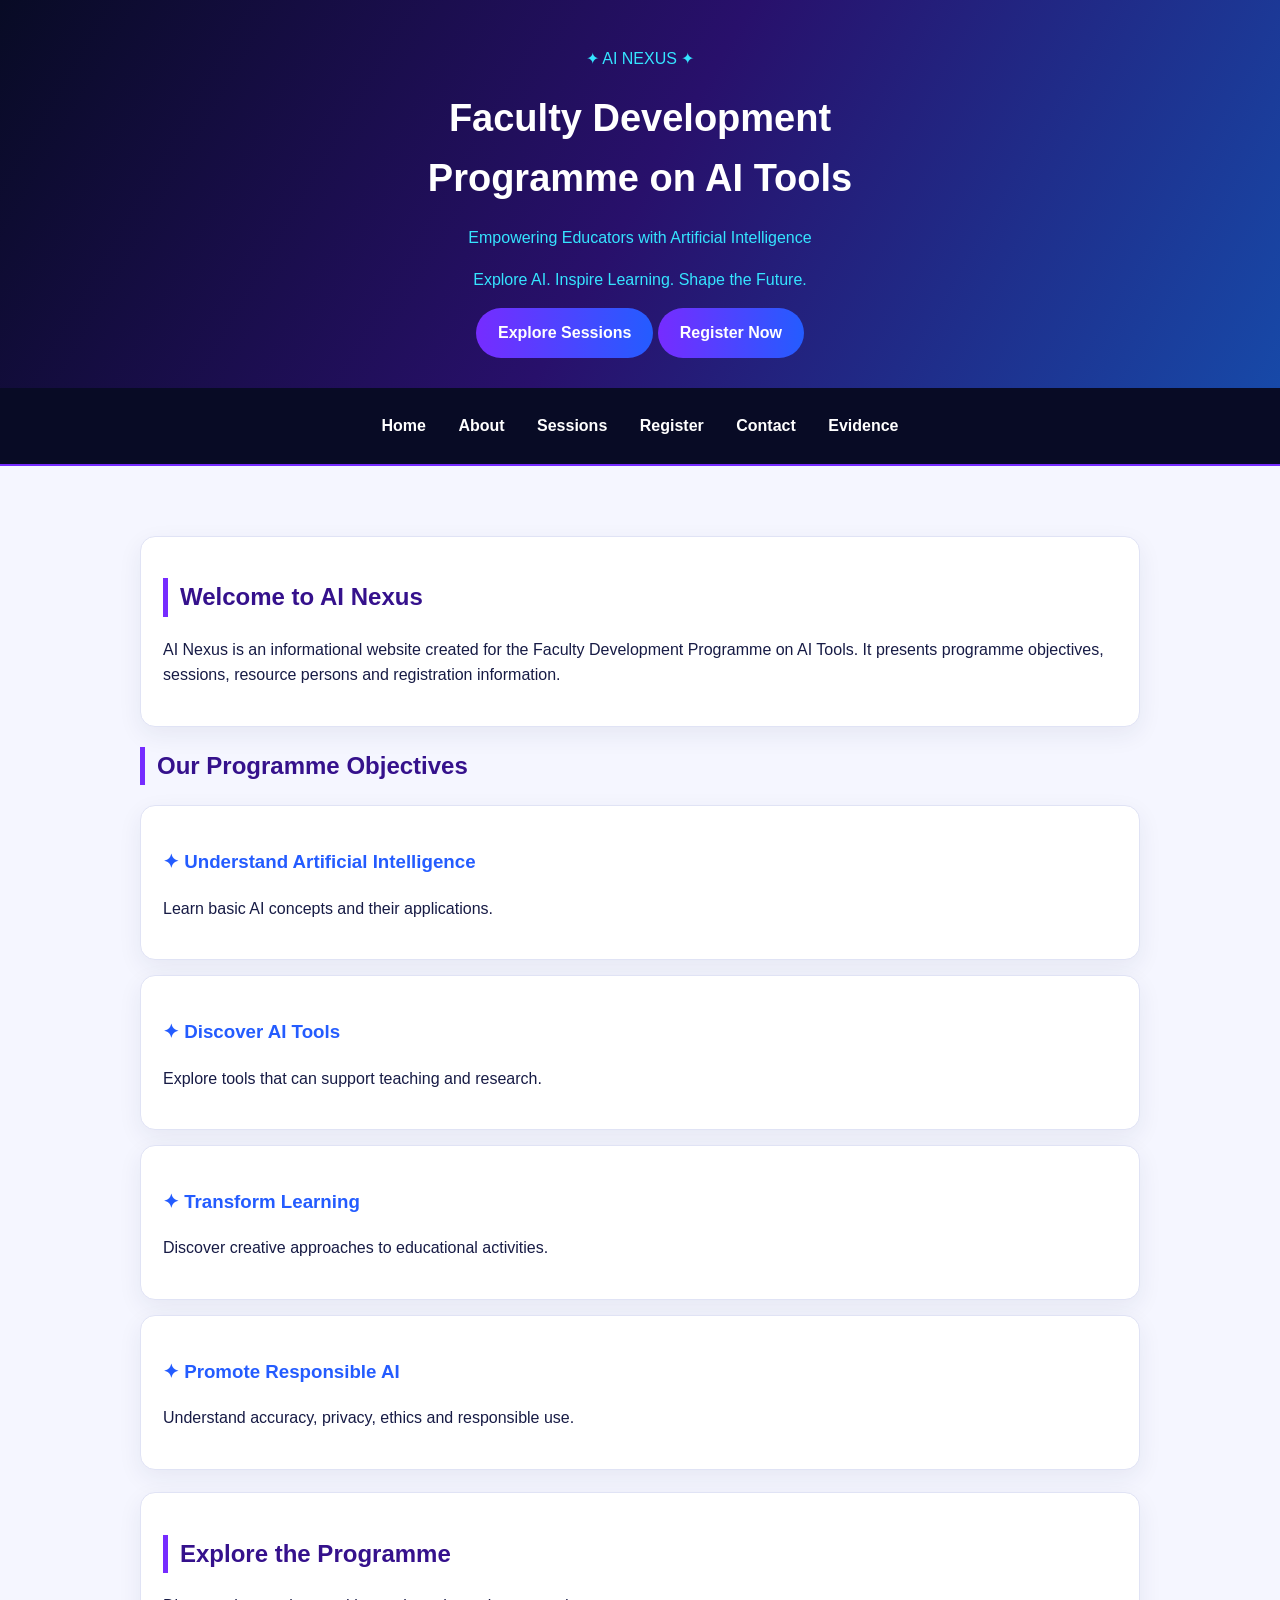
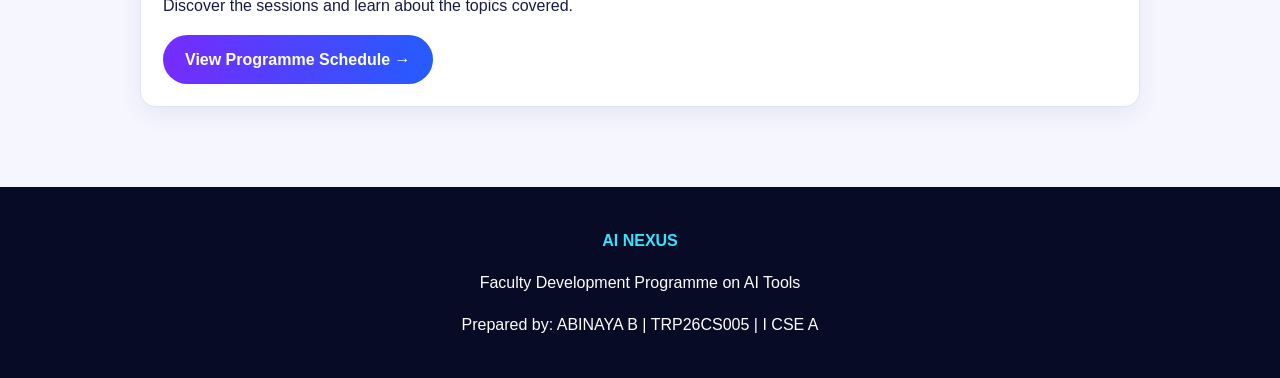
<file: index.html>
<!DOCTYPE html>
<html lang="en">
<head>
    <meta charset="UTF-8">
    <meta name="viewport" content="width=device-width, initial-scale=1.0">
    <title>AI Nexus | Faculty Development Programme</title>
    <link rel="stylesheet" href="style.css">
</head>
<body>

<header>
    <p>✦ AI NEXUS ✦</p>
    <h1>Faculty Development<br>Programme on AI Tools</h1>
    <p>Empowering Educators with Artificial Intelligence</p>
    <p>Explore AI. Inspire Learning. Shape the Future.</p>
    <a class="button" href="session.html">Explore Sessions</a>
    <a class="button" href="register.html">Register Now</a>
</header>

<nav>
    <a href="index.html">Home</a>
    <a href="about.html">About</a>
    <a href="session.html">Sessions</a>
    <a href="register.html">Register</a>
    <a href="contact.html">Contact</a>
    <a href="evidence.html">Evidence</a>
</nav>

<main>

    <section class="card">
        <h2>Welcome to AI Nexus</h2>
        <p>
            AI Nexus is an informational website created for the
            Faculty Development Programme on AI Tools. It presents
            programme objectives, sessions, resource persons and
            registration information.
        </p>
    </section>

    <section>
        <h2>Our Programme Objectives</h2>

        <article class="card">
            <h3>✦ Understand Artificial Intelligence</h3>
            <p>Learn basic AI concepts and their applications.</p>
        </article>

        <article class="card">
            <h3>✦ Discover AI Tools</h3>
            <p>Explore tools that can support teaching and research.</p>
        </article>

        <article class="card">
            <h3>✦ Transform Learning</h3>
            <p>Discover creative approaches to educational activities.</p>
        </article>

        <article class="card">
            <h3>✦ Promote Responsible AI</h3>
            <p>Understand accuracy, privacy, ethics and responsible use.</p>
        </article>
    </section>

    <section class="card">
        <h2>Explore the Programme</h2>
        <p>Discover the sessions and learn about the topics covered.</p>
        <a class="button" href="sessions.html">View Programme Schedule →</a>
    </section>

</main>

<footer>
    <p><strong>AI NEXUS</strong></p>
    <p>Faculty Development Programme on AI Tools</p>
    <p>Prepared by: ABINAYA B | TRP26CS005 | I CSE A</p>
</footer>

</body>
</html>
</file>
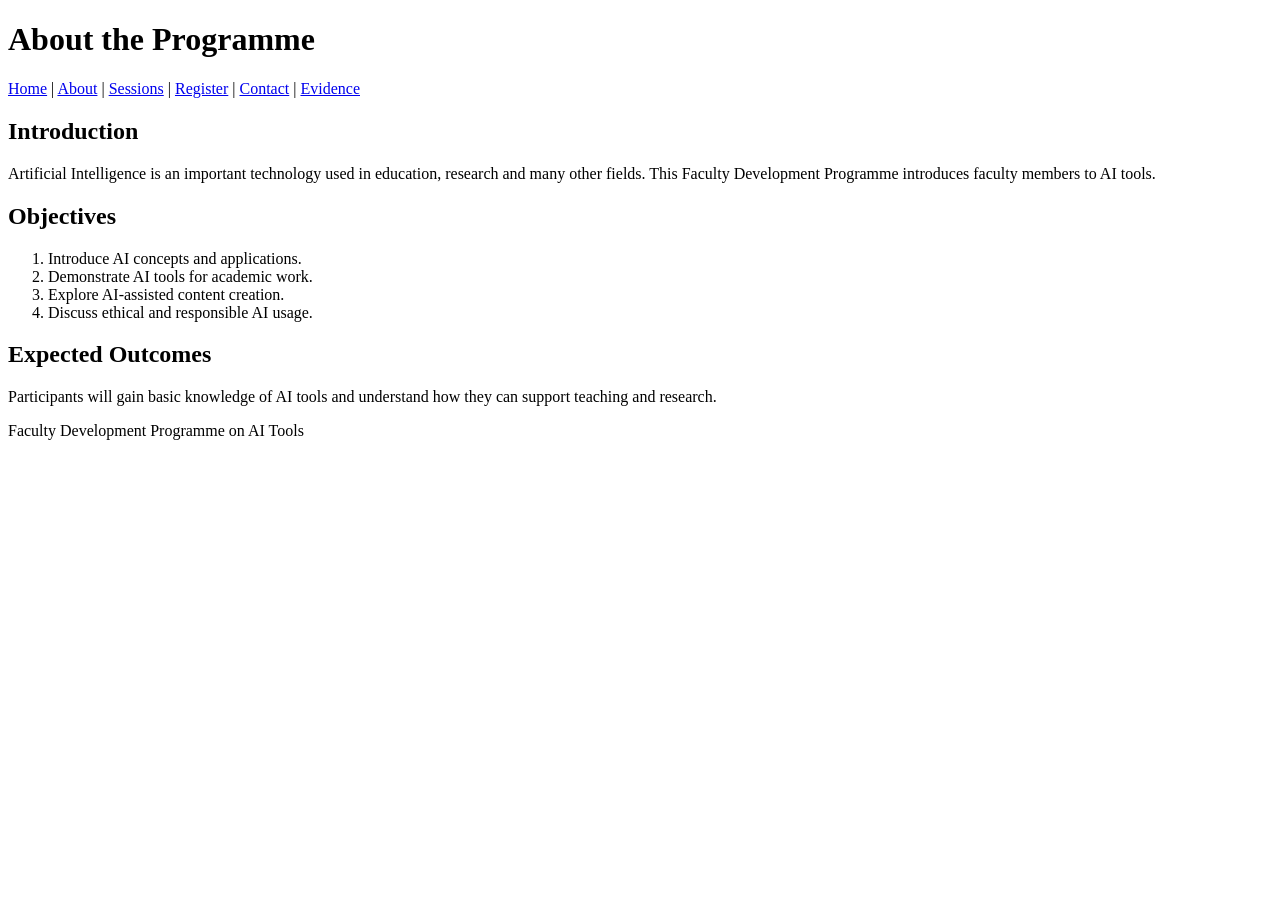
<file: about.html>
<!DOCTYPE html>
<html lang="en">
<head>
    <meta charset="UTF-8">
    <meta name="viewport" content="width=device-width, initial-scale=1.0">
    <title>About the Programme</title>
</head>
<body>

<header>
    <h1>About the Programme</h1>
</header>

<nav>
    <a href="index.html">Home</a> |
    <a href="about.html">About</a> |
    <a href="sessions.html">Sessions</a> |
    <a href="register.html">Register</a> |
    <a href="contact.html">Contact</a> |
    <a href="evidence.html">Evidence</a>
</nav>

<main>
    <h2>Introduction</h2>
    <p>
        Artificial Intelligence is an important technology used
        in education, research and many other fields. This Faculty
        Development Programme introduces faculty members to AI tools.
    </p>

    <h2>Objectives</h2>
    <ol>
        <li>Introduce AI concepts and applications.</li>
        <li>Demonstrate AI tools for academic work.</li>
        <li>Explore AI-assisted content creation.</li>
        <li>Discuss ethical and responsible AI usage.</li>
    </ol>

    <h2>Expected Outcomes</h2>
    <p>
        Participants will gain basic knowledge of AI tools and
        understand how they can support teaching and research.
    </p>
</main>

<footer>
    <p>Faculty Development Programme on AI Tools</p>
</footer>

</body>
</html>
</file>
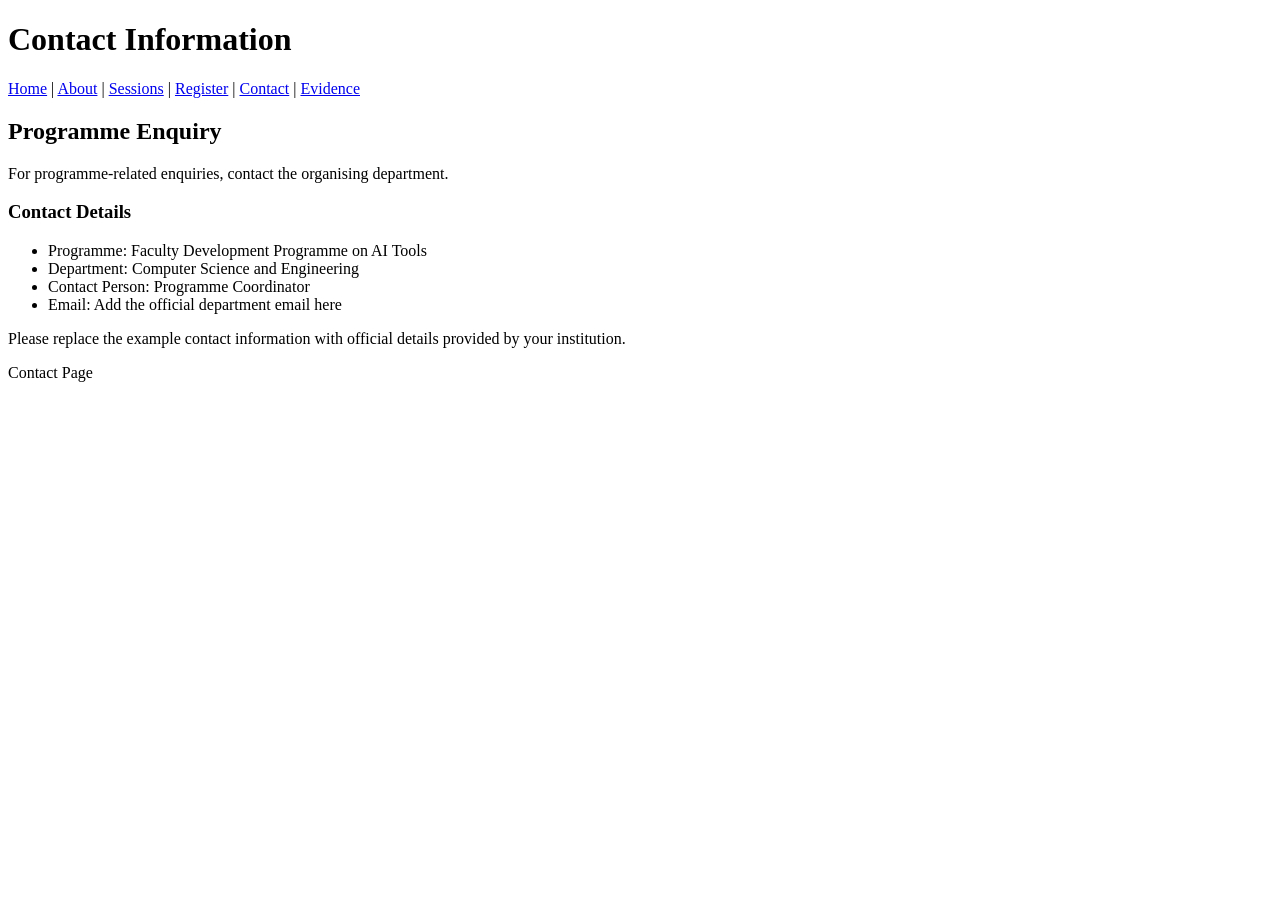
<file: contact.html>
<!DOCTYPE html>
<html lang="en">
<head>
    <meta charset="UTF-8">
    <meta name="viewport" content="width=device-width, initial-scale=1.0">
    <title>Contact Information</title>
</head>
<body>

<header>
    <h1>Contact Information</h1>
</header>

<nav>
    <a href="index.html">Home</a> |
    <a href="about.html">About</a> |
    <a href="sessions.html">Sessions</a> |
    <a href="register.html">Register</a> |
    <a href="contact.html">Contact</a> |
    <a href="evidence.html">Evidence</a>
</nav>

<main>
    <h2>Programme Enquiry</h2>
    <p>For programme-related enquiries, contact the organising department.</p>

    <h3>Contact Details</h3>
    <ul>
        <li>Programme: Faculty Development Programme on AI Tools</li>
        <li>Department: Computer Science and Engineering</li>
        <li>Contact Person: Programme Coordinator</li>
        <li>Email: Add the official department email here</li>
    </ul>

    <p>
        Please replace the example contact information with
        official details provided by your institution.
    </p>
</main>

<footer>
    <p>Contact Page</p>
</footer>

</body>
</html>
</file>
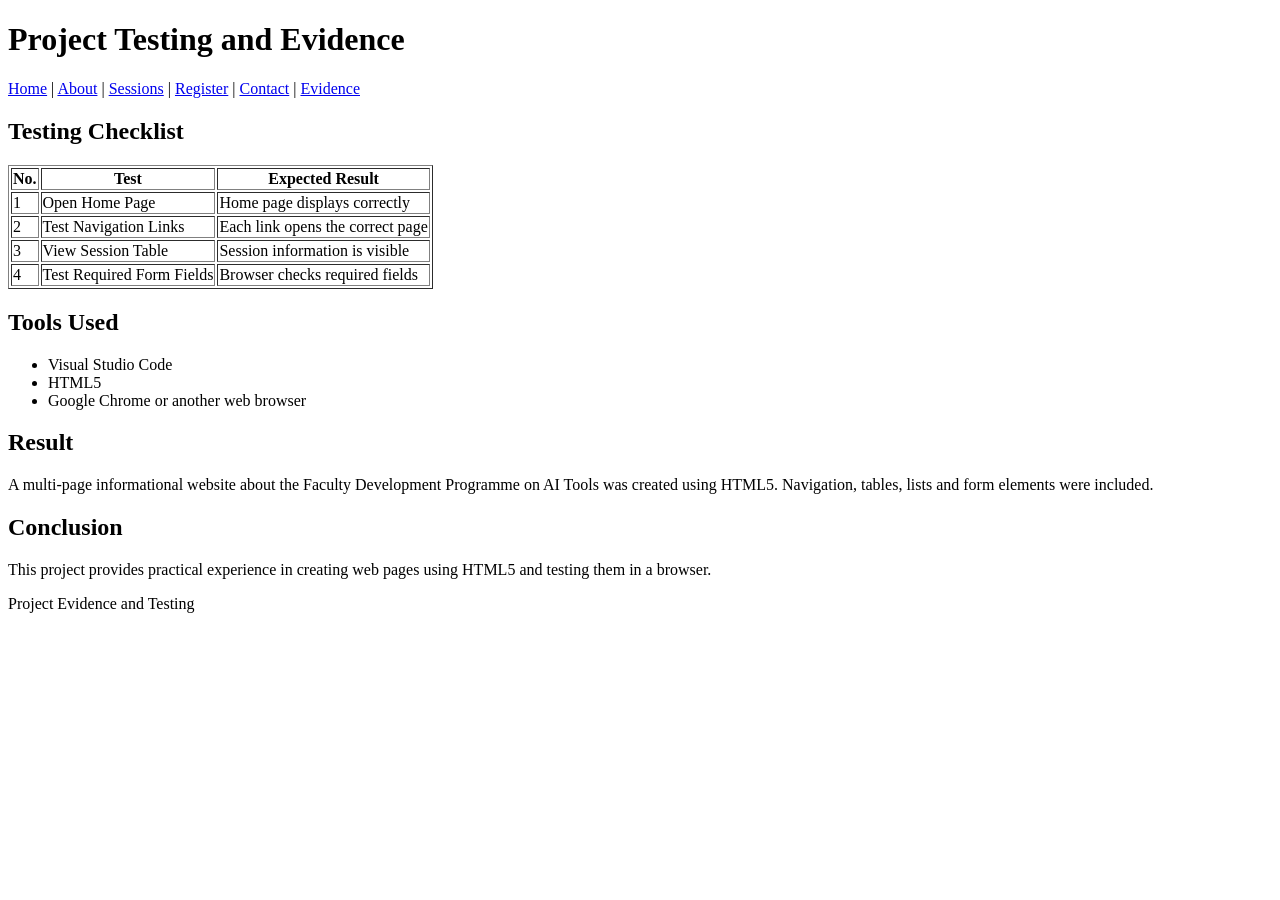
<file: evidence.html>
<!DOCTYPE html>
<html lang="en">
<head>
    <meta charset="UTF-8">
    <meta name="viewport" content="width=device-width, initial-scale=1.0">
    <title>Project Testing and Evidence</title>
</head>
<body>

<header>
    <h1>Project Testing and Evidence</h1>
</header>

<nav>
    <a href="index.html">Home</a> |
    <a href="about.html">About</a> |
    <a href="sessions.html">Sessions</a> |
    <a href="register.html">Register</a> |
    <a href="contact.html">Contact</a> |
    <a href="evidence.html">Evidence</a>
</nav>

<main>
    <h2>Testing Checklist</h2>

    <table border="1">
        <thead>
            <tr>
                <th>No.</th>
                <th>Test</th>
                <th>Expected Result</th>
            </tr>
        </thead>
        <tbody>
            <tr>
                <td>1</td>
                <td>Open Home Page</td>
                <td>Home page displays correctly</td>
            </tr>
            <tr>
                <td>2</td>
                <td>Test Navigation Links</td>
                <td>Each link opens the correct page</td>
            </tr>
            <tr>
                <td>3</td>
                <td>View Session Table</td>
                <td>Session information is visible</td>
            </tr>
            <tr>
                <td>4</td>
                <td>Test Required Form Fields</td>
                <td>Browser checks required fields</td>
            </tr>
        </tbody>
    </table>

    <h2>Tools Used</h2>
    <ul>
        <li>Visual Studio Code</li>
        <li>HTML5</li>
        <li>Google Chrome or another web browser</li>
    </ul>

    <h2>Result</h2>
    <p>
        A multi-page informational website about the Faculty
        Development Programme on AI Tools was created using HTML5.
        Navigation, tables, lists and form elements were included.
    </p>

    <h2>Conclusion</h2>
    <p>
        This project provides practical experience in creating
        web pages using HTML5 and testing them in a browser.
    </p>
</main>

<footer>
    <p>Project Evidence and Testing</p>
</footer>

</body>
</html>
</file>
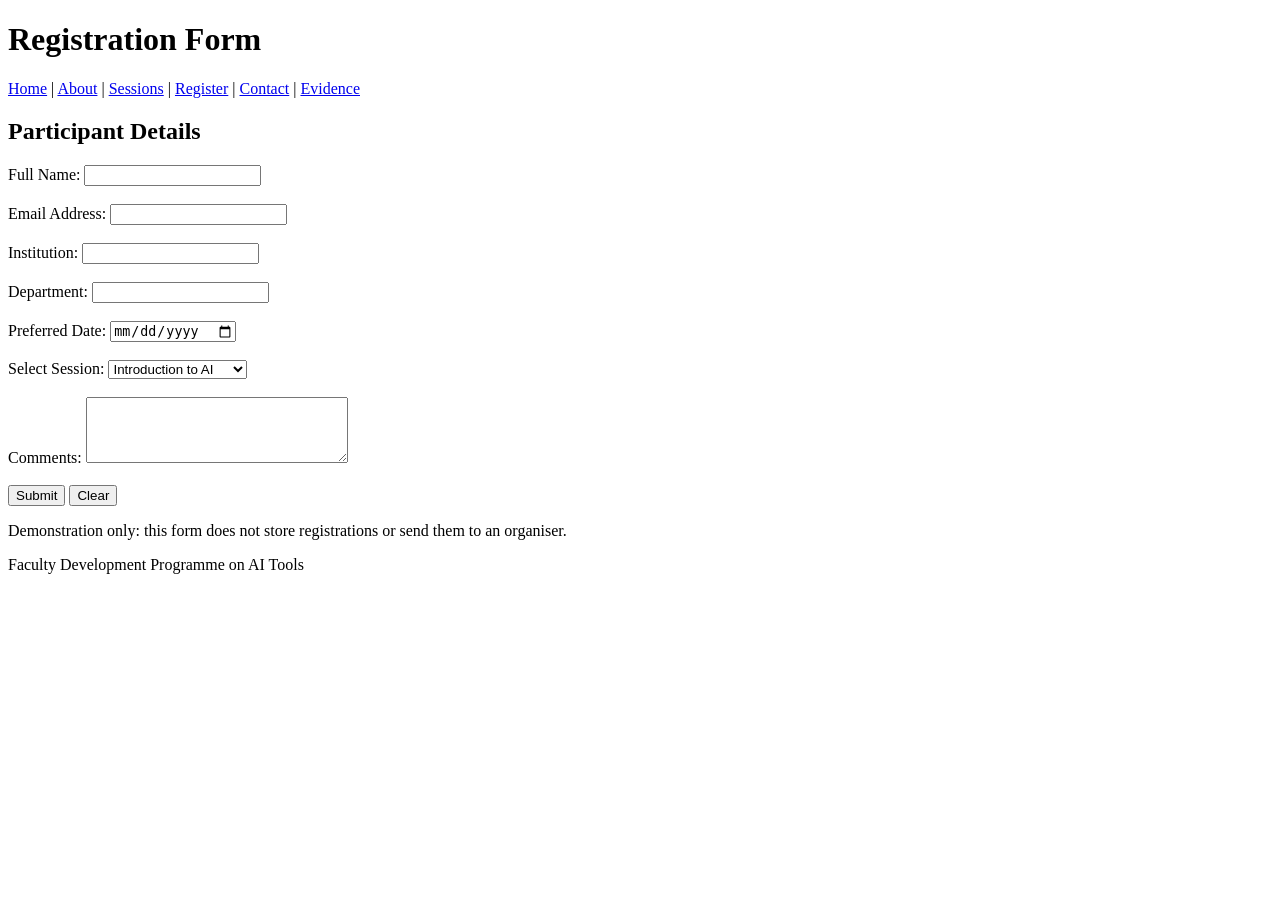
<file: register.html>
<!DOCTYPE html>
<html lang="en">
<head>
    <meta charset="UTF-8">
    <meta name="viewport" content="width=device-width, initial-scale=1.0">
    <title>Programme Registration</title>
</head>
<body>

<header>
    <h1>Registration Form</h1>
</header>

<nav>
    <a href="index.html">Home</a> |
    <a href="about.html">About</a> |
    <a href="sessions.html">Sessions</a> |
    <a href="register.html">Register</a> |
    <a href="contact.html">Contact</a> |
    <a href="evidence.html">Evidence</a>
</nav>

<main>
    <h2>Participant Details</h2>

    <form action="#" method="get">
        <label for="name">Full Name:</label>
        <input type="text" id="name" name="name" required>
        <br><br>

        <label for="email">Email Address:</label>
        <input type="email" id="email" name="email" required>
        <br><br>

        <label for="institution">Institution:</label>
        <input type="text" id="institution" name="institution" required>
        <br><br>

        <label for="department">Department:</label>
        <input type="text" id="department" name="department" required>
        <br><br>

        <label for="date">Preferred Date:</label>
        <input type="date" id="date" name="date">
        <br><br>

        <label for="session">Select Session:</label>
        <select id="session" name="session">
            <option value="ai">Introduction to AI</option>
            <option value="generative">Generative AI Tools</option>
            <option value="teaching">AI for Teaching</option>
            <option value="ethics">Ethical Use of AI</option>
        </select>
        <br><br>

        <label for="comments">Comments:</label>
        <textarea id="comments" name="comments" rows="4" cols="30"></textarea>
        <br><br>

        <button type="submit">Submit</button>
        <button type="reset">Clear</button>
    </form>

    <p>
        Demonstration only: this form does not store registrations
        or send them to an organiser.
    </p>
</main>

<footer>
    <p>Faculty Development Programme on AI Tools</p>
</footer>

</body>
</html>
</file>
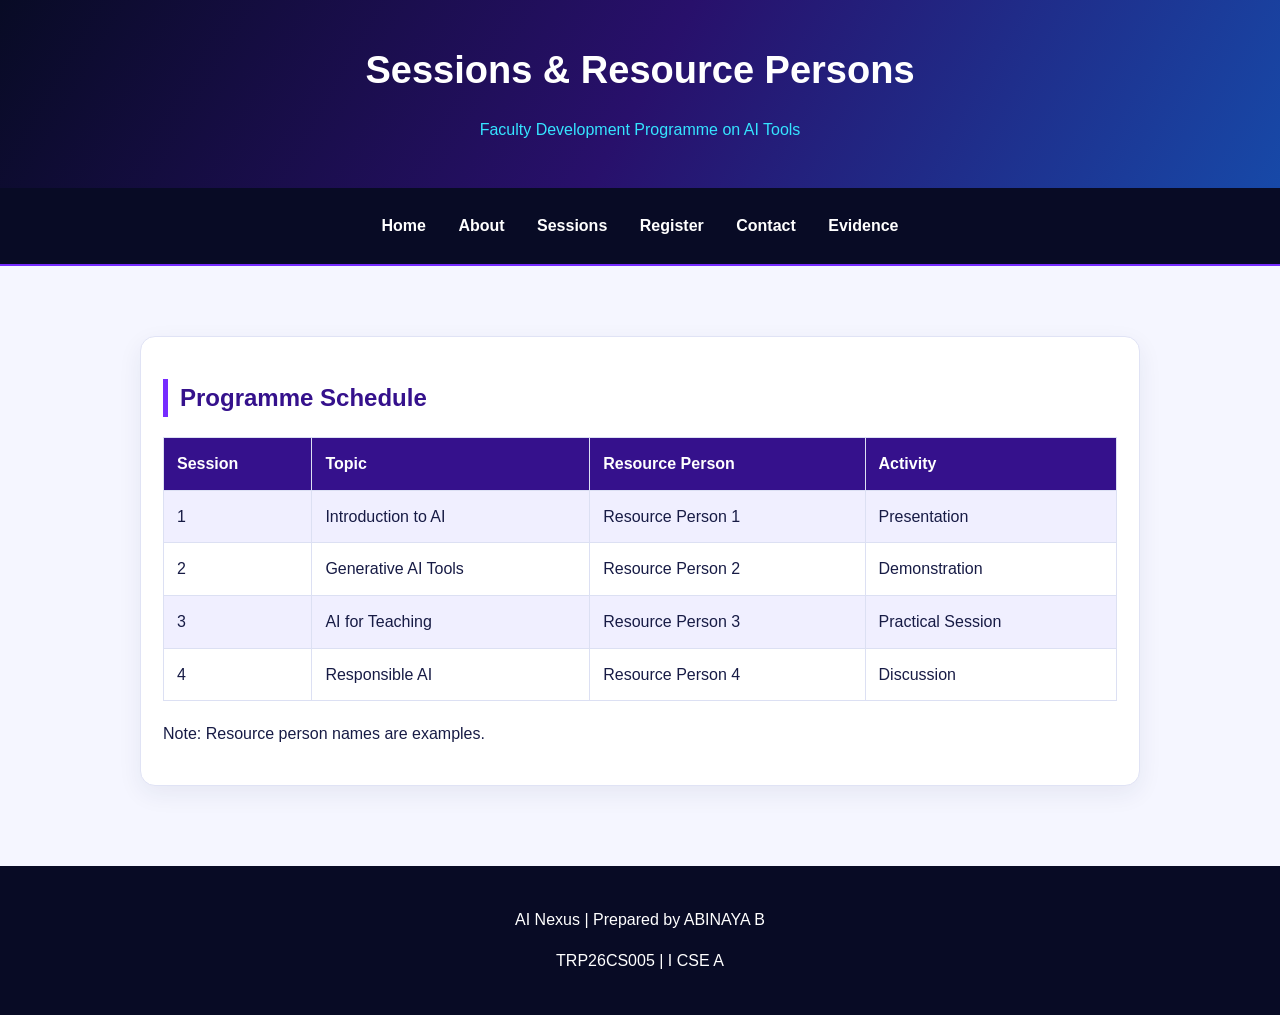
<file: session.html>
<!DOCTYPE html>
<html lang="en">
<head>
    <meta charset="UTF-8">
    <meta name="viewport" content="width=device-width, initial-scale=1.0">
    <title>Sessions | AI Nexus</title>
    <link rel="stylesheet" href="style.css">
</head>
<body>

<header>
    <h1>Sessions &amp; Resource Persons</h1>
    <p>Faculty Development Programme on AI Tools</p>
</header>

<nav>
    <a href="index.html">Home</a>
    <a href="about.html">About</a>
    <a href="sessions.html">Sessions</a>
    <a href="register.html">Register</a>
    <a href="contact.html">Contact</a>
    <a href="evidence.html">Evidence</a>
</nav>

<main>
    <section class="card">
        <h2>Programme Schedule</h2>

        <table>
            <tr>
                <th>Session</th>
                <th>Topic</th>
                <th>Resource Person</th>
                <th>Activity</th>
            </tr>
            <tr>
                <td>1</td>
                <td>Introduction to AI</td>
                <td>Resource Person 1</td>
                <td>Presentation</td>
            </tr>
            <tr>
                <td>2</td>
                <td>Generative AI Tools</td>
                <td>Resource Person 2</td>
                <td>Demonstration</td>
            </tr>
            <tr>
                <td>3</td>
                <td>AI for Teaching</td>
                <td>Resource Person 3</td>
                <td>Practical Session</td>
            </tr>
            <tr>
                <td>4</td>
                <td>Responsible AI</td>
                <td>Resource Person 4</td>
                <td>Discussion</td>
            </tr>
        </table>

        <p>Note: Resource person names are examples.</p>
    </section>
</main>

<footer>
    <p>AI Nexus | Prepared by ABINAYA B</p>
    <p>TRP26CS005 | I CSE A</p>
</footer>

</body>
</html>
</file>
<file: style.css>
/* AI NEXUS - Website Theme */

* {
    box-sizing: border-box;
}

body {
    margin: 0;
    font-family: Arial, sans-serif;
    background: #f5f6ff;
    color: #171b45;
    line-height: 1.6;
}

/* Header */
header {
    background: linear-gradient(120deg, #080b25, #28106b, #1749a8);
    color: white;
    padding: 30px 20px;
    text-align: center;
}

header h1 {
    font-size: 38px;
    margin: 10px 0;
}

header p {
    color: #35e4ff;
}

/* Navigation */
nav {
    background: #080b25;
    padding: 15px;
    text-align: center;
    border-bottom: 2px solid #762cff;
}

nav a {
    color: white;
    text-decoration: none;
    padding: 10px 14px;
    display: inline-block;
    border-radius: 8px;
    font-weight: bold;
}

nav a:hover {
    background: linear-gradient(90deg, #762cff, #245cff);
}

/* Main content */
main {
    max-width: 1050px;
    margin: 30px auto;
    padding: 25px;
}

section, article {
    margin-bottom: 22px;
}

.card {
    background: white;
    padding: 22px;
    margin: 15px 0;
    border-radius: 15px;
    border: 1px solid #e0e3f5;
    box-shadow: 0 8px 25px #17245b12;
}

h2 {
    color: #35118c;
    border-left: 5px solid #762cff;
    padding-left: 12px;
}

h3 {
    color: #245cff;
}

/* Buttons */
.button {
    display: inline-block;
    background: linear-gradient(90deg, #762cff, #245cff);
    color: white;
    padding: 12px 22px;
    border-radius: 25px;
    text-decoration: none;
    font-weight: bold;
}

.button:hover {
    background: #080b25;
}

/* Sessions table */
table {
    width: 100%;
    border-collapse: collapse;
    background: white;
    margin: 20px 0;
}

th {
    background: #35118c;
    color: white;
}

th, td {
    border: 1px solid #dce0f3;
    padding: 13px;
    text-align: left;
}

tr:nth-child(even) {
    background: #f0efff;
}

/* Registration form */
label {
    display: block;
    font-weight: bold;
    margin-top: 12px;
}

input, select, textarea {
    width: 100%;
    padding: 12px;
    margin-top: 5px;
    border: 1px solid #c9cdea;
    border-radius: 8px;
    font-size: 15px;
}

input:focus, select:focus, textarea:focus {
    outline: 2px solid #762cff;
}

button {
    margin-top: 15px;
    padding: 12px 20px;
    background: #762cff;
    color: white;
    border: none;
    border-radius: 8px;
    cursor: pointer;
}

/* Footer */
footer {
    background: #080b25;
    color: white;
    text-align: center;
    padding: 25px;
    margin-top: 40px;
}

footer strong {
    color: #35e4ff;
}

/* Mobile-friendly layout */
@media (max-width: 600px) {
    header h1 {
        font-size: 27px;
    }

    main {
        padding: 15px;
    }

    nav a {
        padding: 8px;
    }

    table {
        font-size: 13px;
    }
}
</file>
